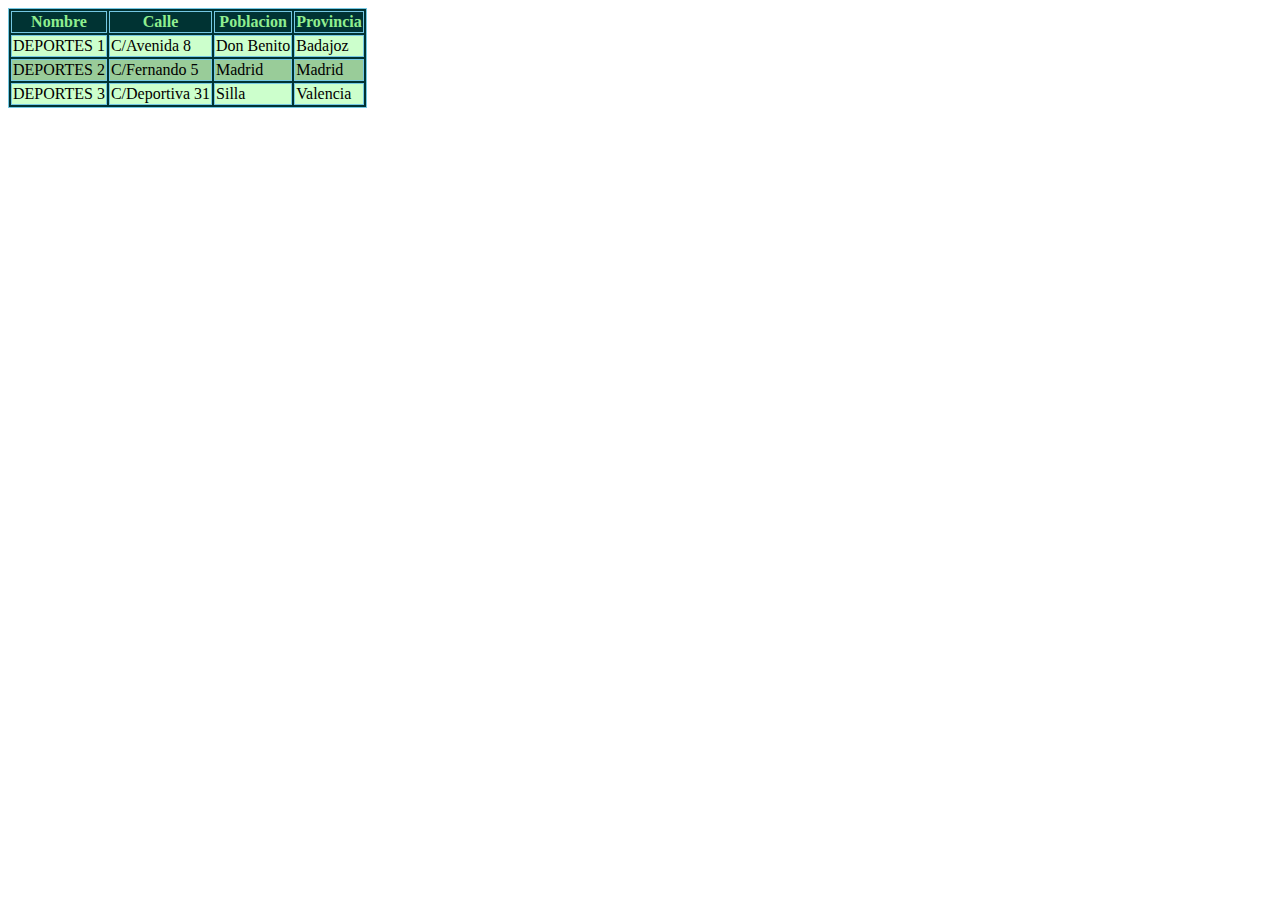
<file: ej11/index.html>
<!DOCTYPE html>
<html lang="es">
<head>
    <meta charset="UTF-8">
    <link rel="stylesheet" href="css/style.css">
    <title>Deportes</title>
</head>
<body>
    <div class="table">
        <table class="table">
            <tr>
                <th>Nombre</th>
                <th>Calle</th>
                <th>Poblacion</th>
                <th>Provincia</th>
            </tr>
            <tr>
                <td>DEPORTES 1</td>
                <td>C/Avenida 8</td>
                <td>Don Benito</td>
                <td>Badajoz</td>
            </tr>
            <tr>
                <td>DEPORTES 2</td>
                <td>C/Fernando 5</td>
                <td>Madrid</td>
                <td>Madrid</td>
            </tr>
            <tr>
                <td>DEPORTES 3</td>
                <td>C/Deportiva 31</td>
                <td>Silla</td>
                <td>Valencia</td>
            </tr>
        </table>
    </div>
</body>
</html>
</file>
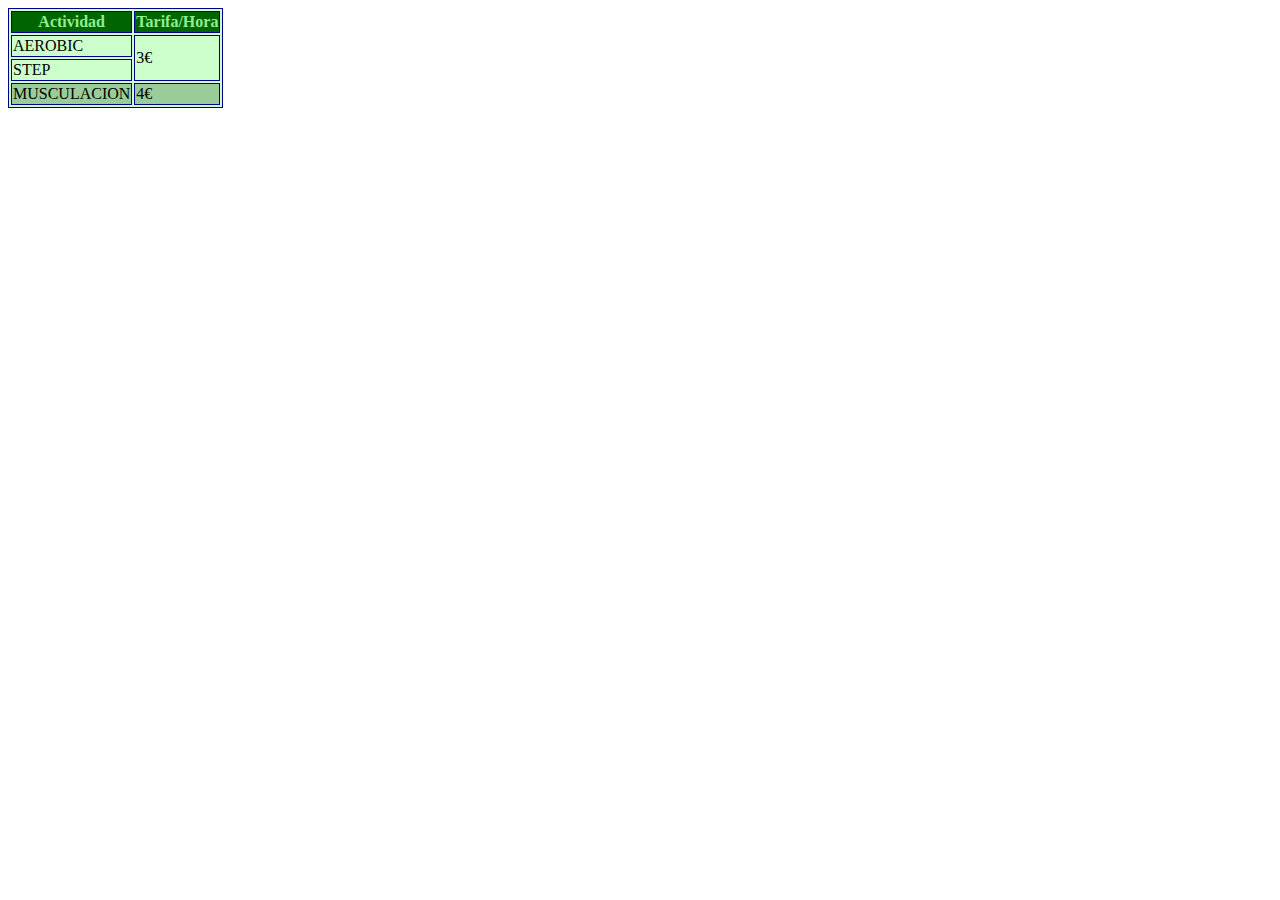
<file: ej12/index.html>
<!DOCTYPE html>
<html lang="en">
<head>
    <meta charset="UTF-8">
    <link rel="stylesheet" href="css/style.css">
    <title>Deportes</title>
</head>
<body>
    <div>
        <table class="table">
            <tr>
                <th>Actividad</th>
                <th>Tarifa/Hora</th>
            </tr>
            <tr>
                <td>AEROBIC</td>
                <td rowspan="2">3€</td>
            </tr>
            <tr>
                <td>STEP</td>
            </tr>
            <tr class="oscuro">
                <td>MUSCULACION</td>
                <td>4€</td>
            </tr>
        </table>
    </div>
</body>
</html>
</file>
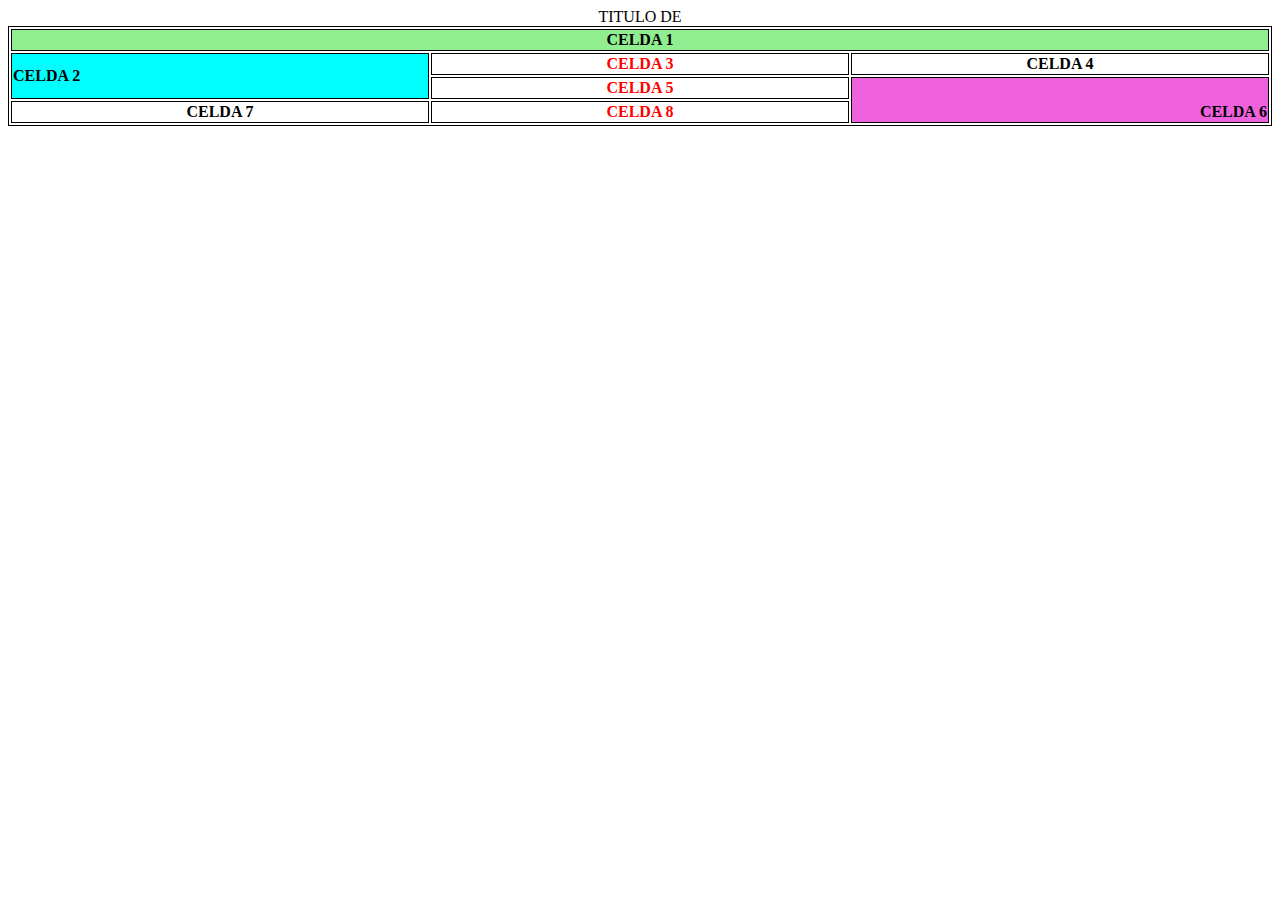
<file: ej13/index.html>
<!DOCTYPE html>
<html lang="en">
<head>
    <meta charset="UTF-8">
    <meta http-equiv="X-UA-Compatible" content="IE=edge">
    <meta name="viewport" content="width=device-width, initial-scale=1.0">
    <link rel="stylesheet" href="13.css">
    <title>ej13</title>
</head>
<body>
    
    <table>
        <caption>TITULO DE</caption>
        <tr>
            <th colspan="3" class="verde">CELDA 1</th>
        </tr>
        <tr>
            <th rowspan="2" class="azul">CELDA 2</th>
            <th class="rojo">CELDA 3</th>
            <th>CELDA 4</th>
        </tr>
        <tr>
            <th class="rojo">CELDA 5</th>
            <th rowspan="2" class="lila">CELDA 6</th>
        </tr>
        <tr>
            <th>CELDA 7</th>
            <th class="rojo">CELDA 8</th>
        </tr>
    </table>

</body>
</html>
</file>
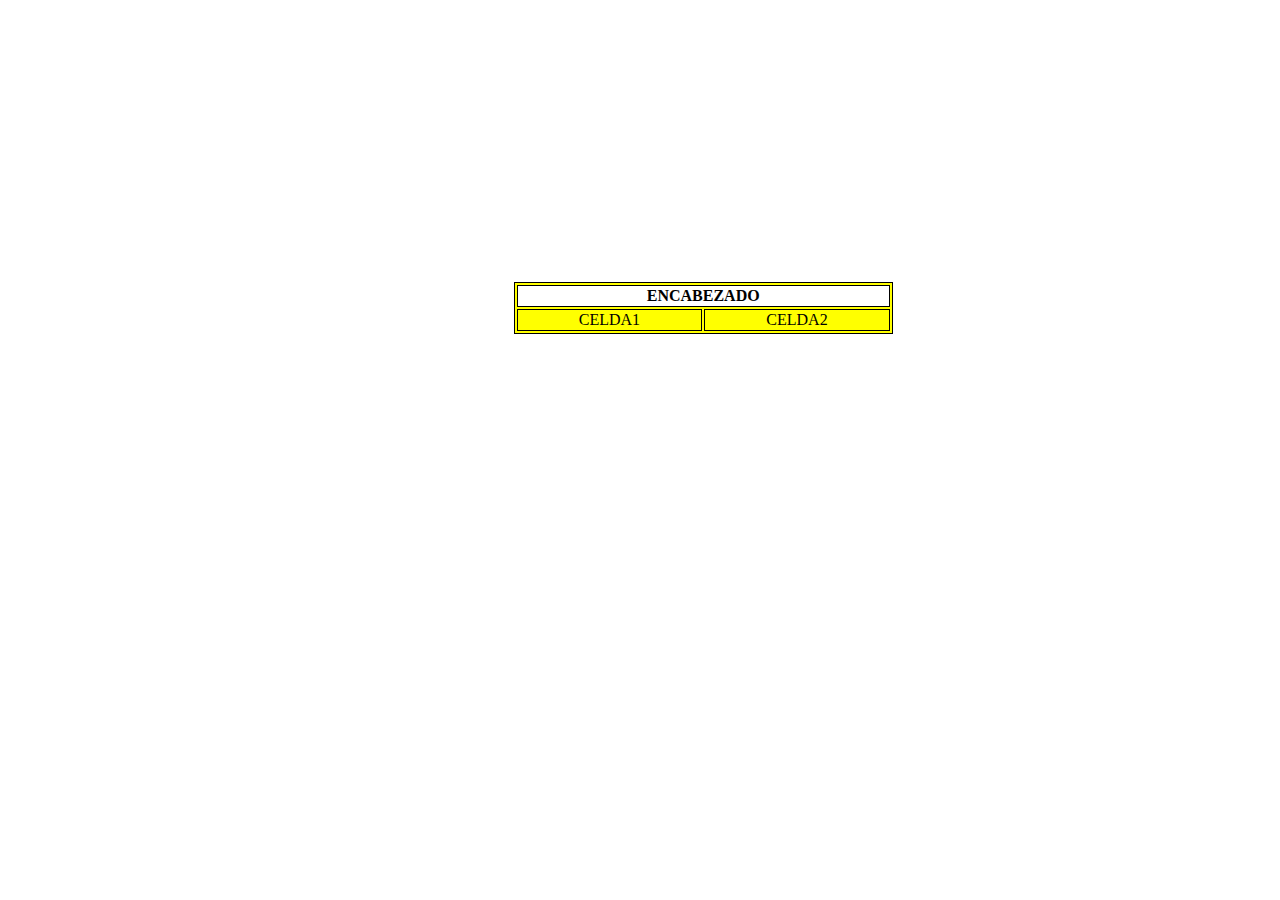
<file: ej14/index.html>
<!DOCTYPE html>
<html lang="en">
<head>
    <meta charset="UTF-8">
    <meta http-equiv="X-UA-Compatible" content="IE=edge">
    <meta name="viewport" content="width=device-width, initial-scale=1.0">
    <link rel="stylesheet" href="14.css">
    <title>Document</title>
</head>
<body>
    <div class="pinguino">
        <div class="tabla">
            <table>
                <tr class="blanco">
                    <th colspan="2">ENCABEZADO</th>
                </tr>
                <tr>
                    <td>CELDA1</td>
                    <td>CELDA2</td>
                </tr>
            </table>
        </div>
    </div>
</body>
</html>
</file>
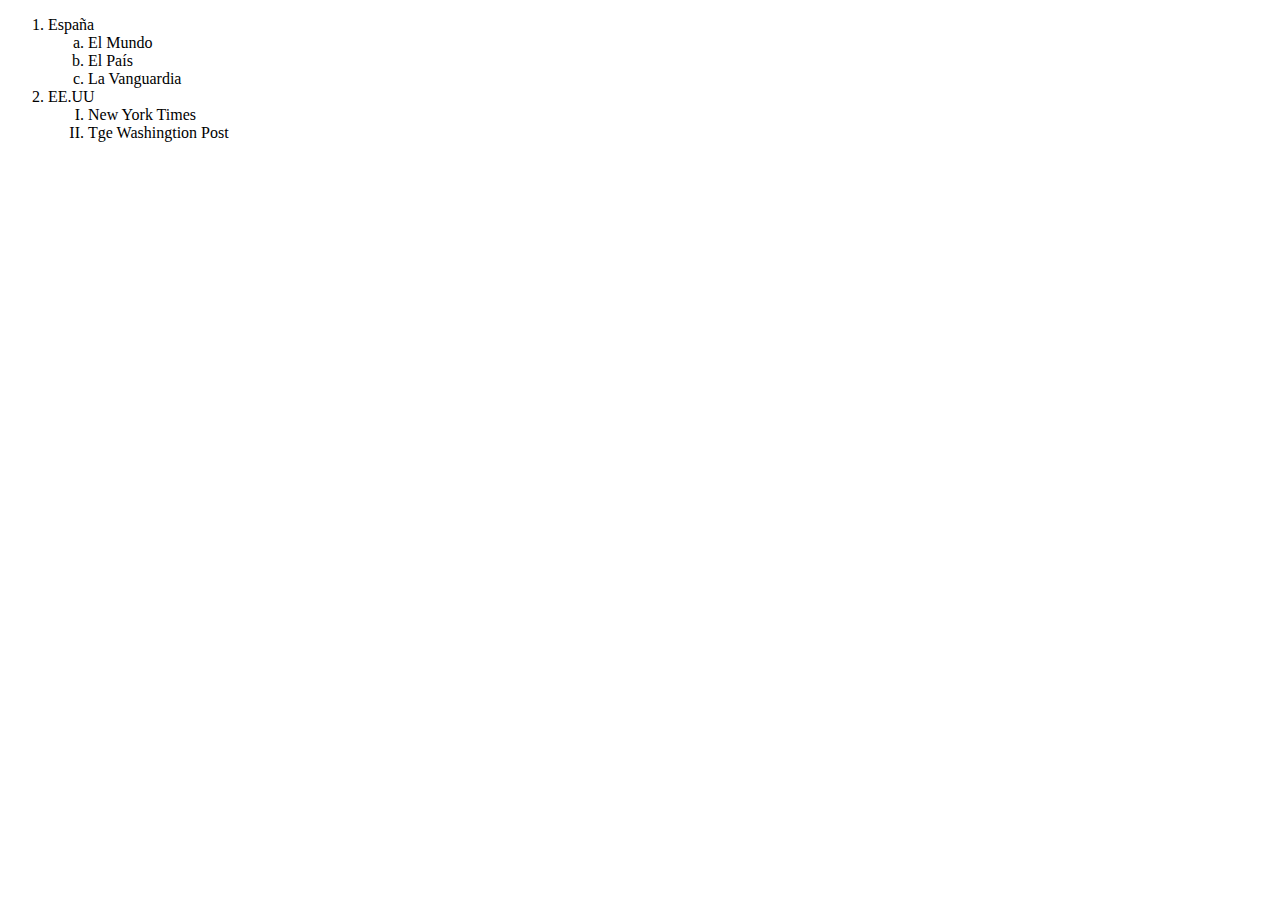
<file: ej15/index.html>
<!DOCTYPE html>
<html lang="en">
<head>
    <meta charset="UTF-8">
    <meta http-equiv="X-UA-Compatible" content="IE=edge">
    <meta name="viewport" content="width=device-width, initial-scale=1.0">
    <title>Document</title>
    <link rel="stylesheet" href="styles.css">
</head>
<body>  
    <ol>
        <li>
            España
            <ol class="letra">
                <li>El Mundo</li>
                <li>El País</li>
                <li>La Vanguardia</li>
            </ol>
        </li>
        <li>
            EE.UU
            <ol class="roman">
                <li>New York Times</li>
                <li>Tge Washingtion Post</li>
            </ol>
        </li>
    </ol>
</body>
</html>
</file>
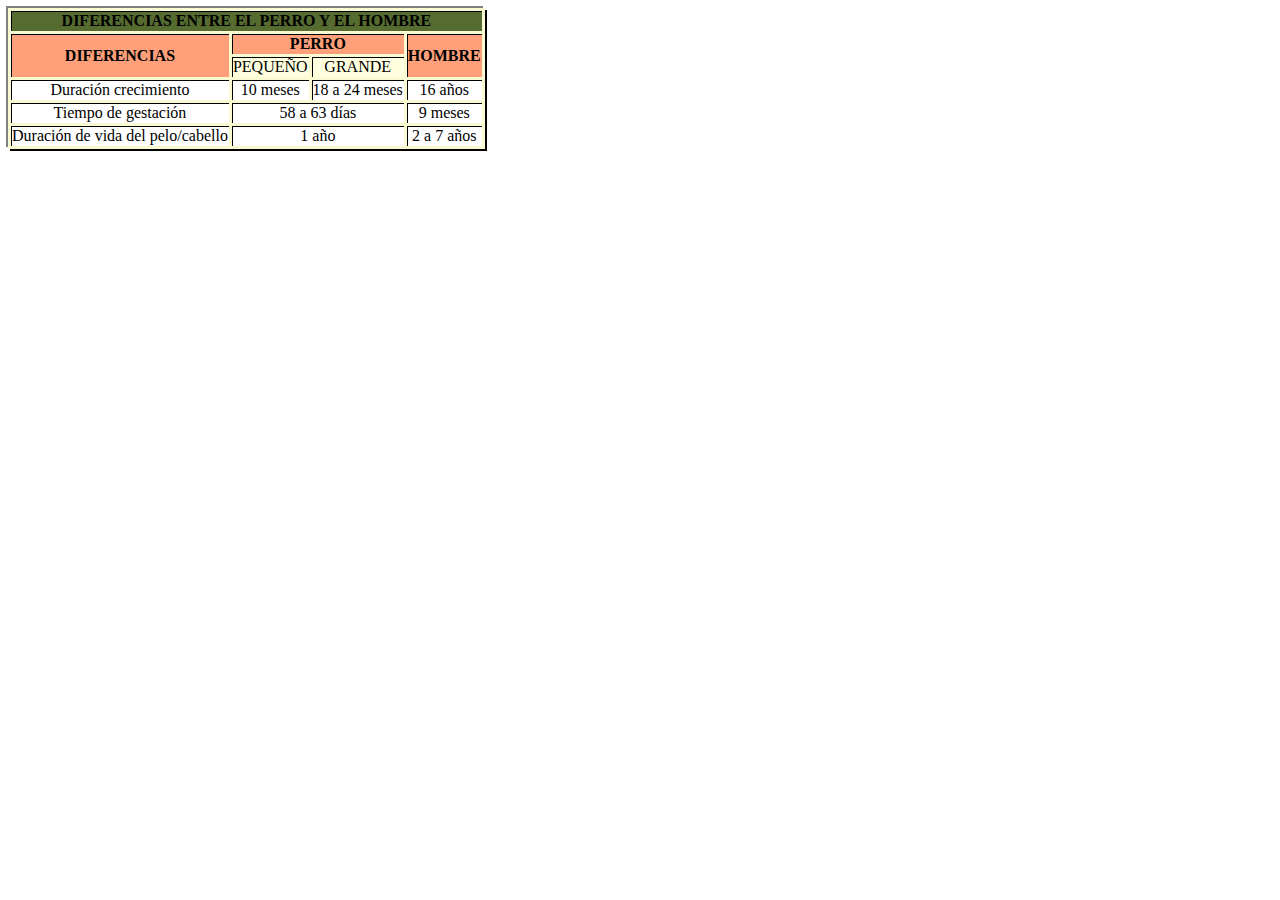
<file: ej16/index.html>
<!DOCTYPE html>
<html lang="en">
<head>
    <meta charset="UTF-8">
    <meta http-equiv="X-UA-Compatible" content="IE=edge">
    <meta name="viewport" content="width=device-width, initial-scale=1.0">
    <title>Document</title>
    <link rel="stylesheet" href="styles.css">
</head>
<body>
    <table>
        <tr id="header">
            <th colspan="5">DIFERENCIAS ENTRE EL PERRO Y EL HOMBRE</th>
        </tr>
        <tr id="titulos">
            <th colspan="2" rowspan="2">DIFERENCIAS</th>
            <th colspan="2">PERRO</th>
            <TH rowspan="2">HOMBRE</TH>
        </tr>
        <tr id="perros">
            <td>PEQUEÑO</td>
            <td>GRANDE</td>
        </tr>
        <tr>
            <td colspan="2">Duración crecimiento</td>
            <td>10 meses</td>
            <td>18 a 24 meses</td>
            <td>16 años</td>
            
        </tr>
        <tr>
            <td colspan="2">Tiempo de gestación</td>
            <td colspan="2">58 a 63 días</td>
            <td>9 meses</td>
        </tr>
        <tr>
            <td colspan="2">Duración de vida del pelo/cabello</td>
            <td  colspan="2">1 año</td>
            <td>2 a 7 años</td>
        </tr>
    </table>
</body>
</html>
</file>
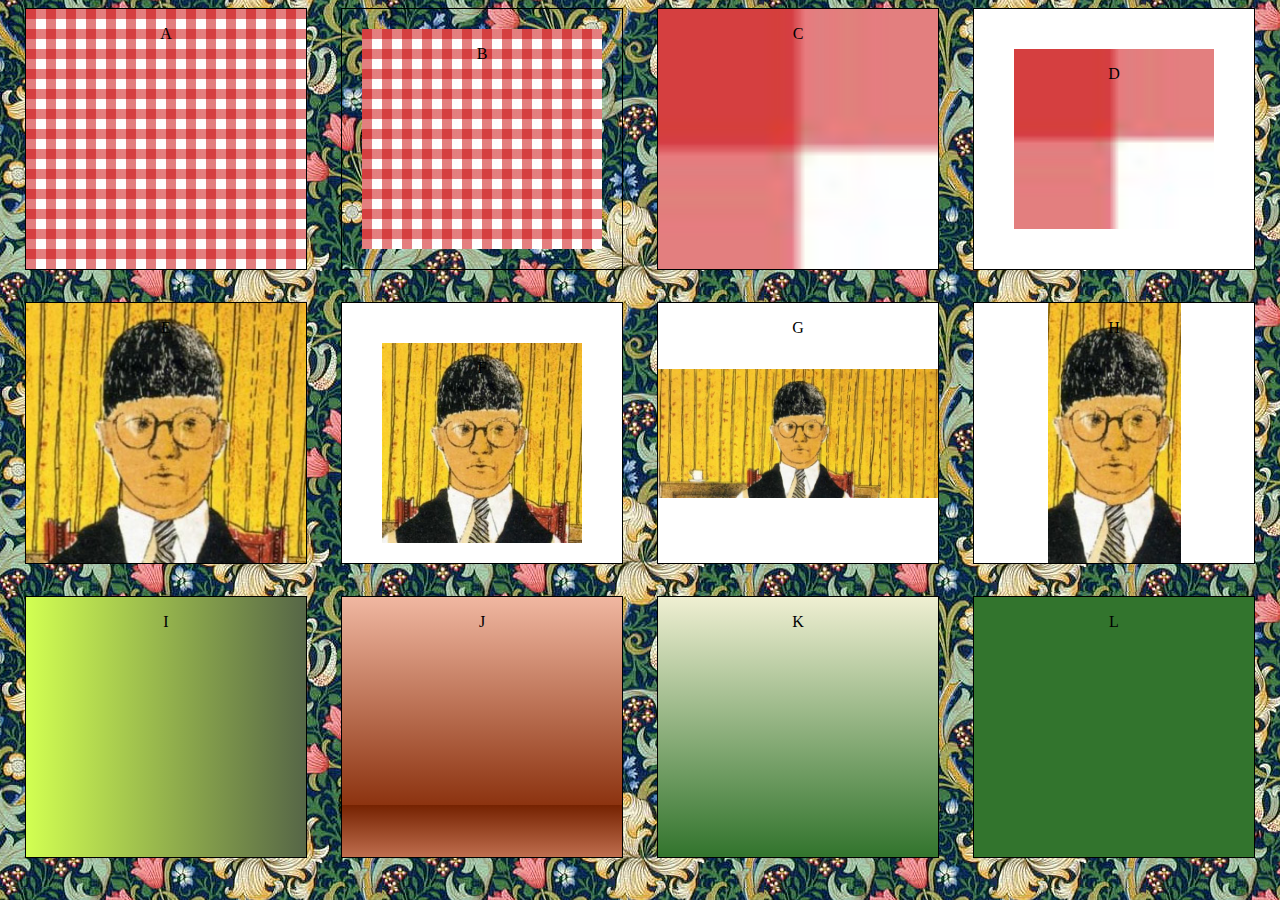
<file: Ejercicio17/index.html>
<!DOCTYPE html>
<html lang="en">
<head>
    <meta charset="UTF-8">
    <meta http-equiv="X-UA-Compatible" content="IE=edge">
    <meta name="viewport" content="width=device-width, initial-scale=1.0">
    <link rel="stylesheet" href="css/estilos.css">
    <title>Ejercicio 17</title>
</head>
<body>
    <div class="box">
        <div class="boxA">
            <p>A</p>
        </div>
        <div class="boxB">
            <p>B</p>
        </div>
        <div class="boxC">
            <p>C</p>
        </div>
        <div class="boxD">
            <p>D</p>
        </div>
        <div class="boxE">
            <p>E</p>
        </div>
        <div class="boxF">
            <p>F</p>
        </div>
        <div class="boxG">
            <p>G</p>
        </div>
        <div class="boxH">
            <p>H</p>
        </div>
        <div class="boxI">
            <p>I</p>
        </div>
        <div class="boxJ">
            <p>J</p>
        </div>
        <div class="boxK">
            <p>K</p>
        </div>
        <div class="boxL">
            <p>L</p>
        </div>
    </div>
</body>
</html>
</file>
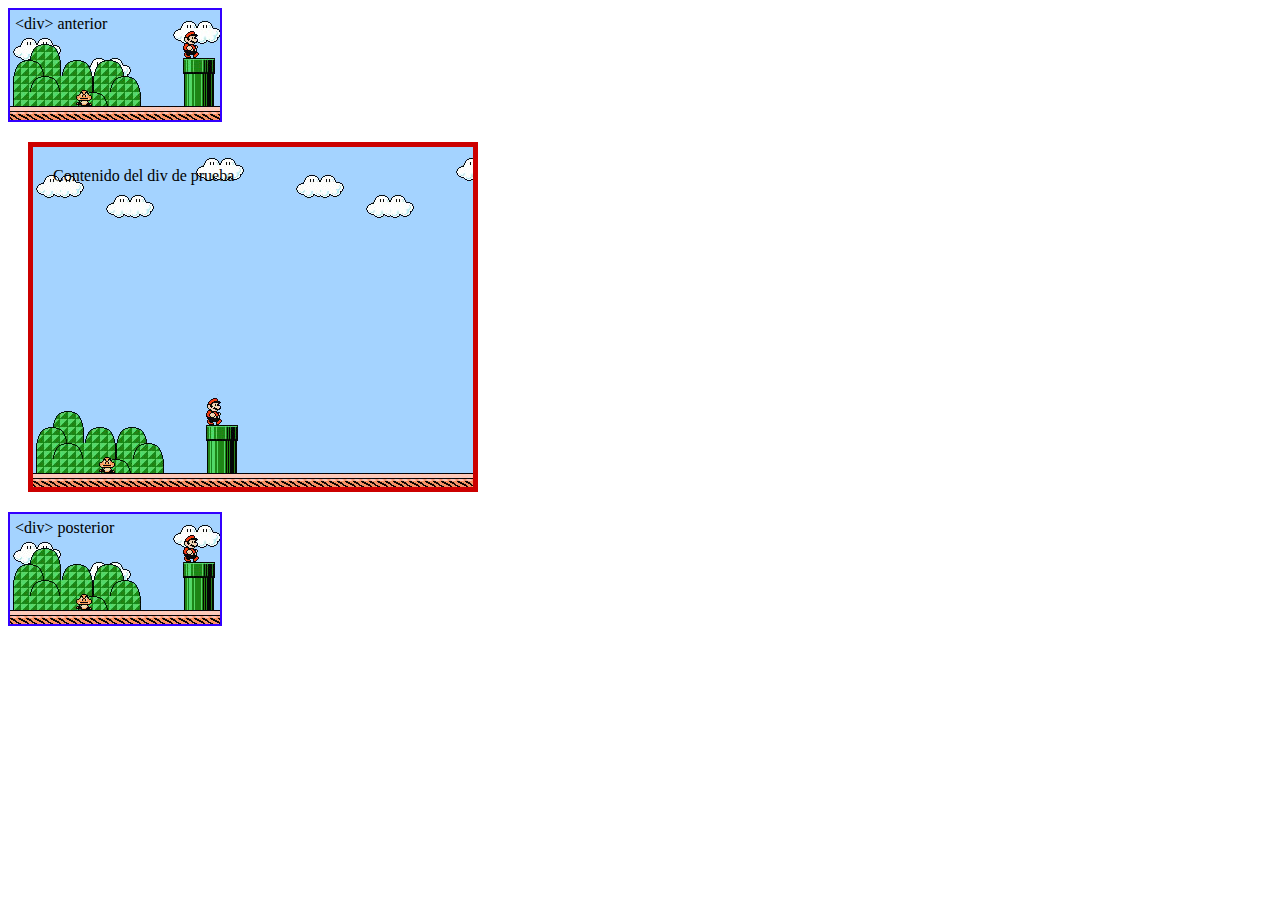
<file: Ejercicio18/index.html>
<!DOCTYPE html>
<html lang="en">
<head>
    <meta charset="UTF-8">
    <meta http-equiv="X-UA-Compatible" content="IE=edge">
    <meta name="viewport" content="width=device-width, initial-scale=1.0">
    <link rel="stylesheet" href="css/estilos.css">
    <title>Ejercicio 18</title>
</head>
<body>
    <div class="anterior">&lt;div&gt; anterior</div>
    <div class="muestra">Contenido del div de prueba</div>
    <div class="posterior">&lt;div&gt; posterior</div>
</body>
</html>
</file>
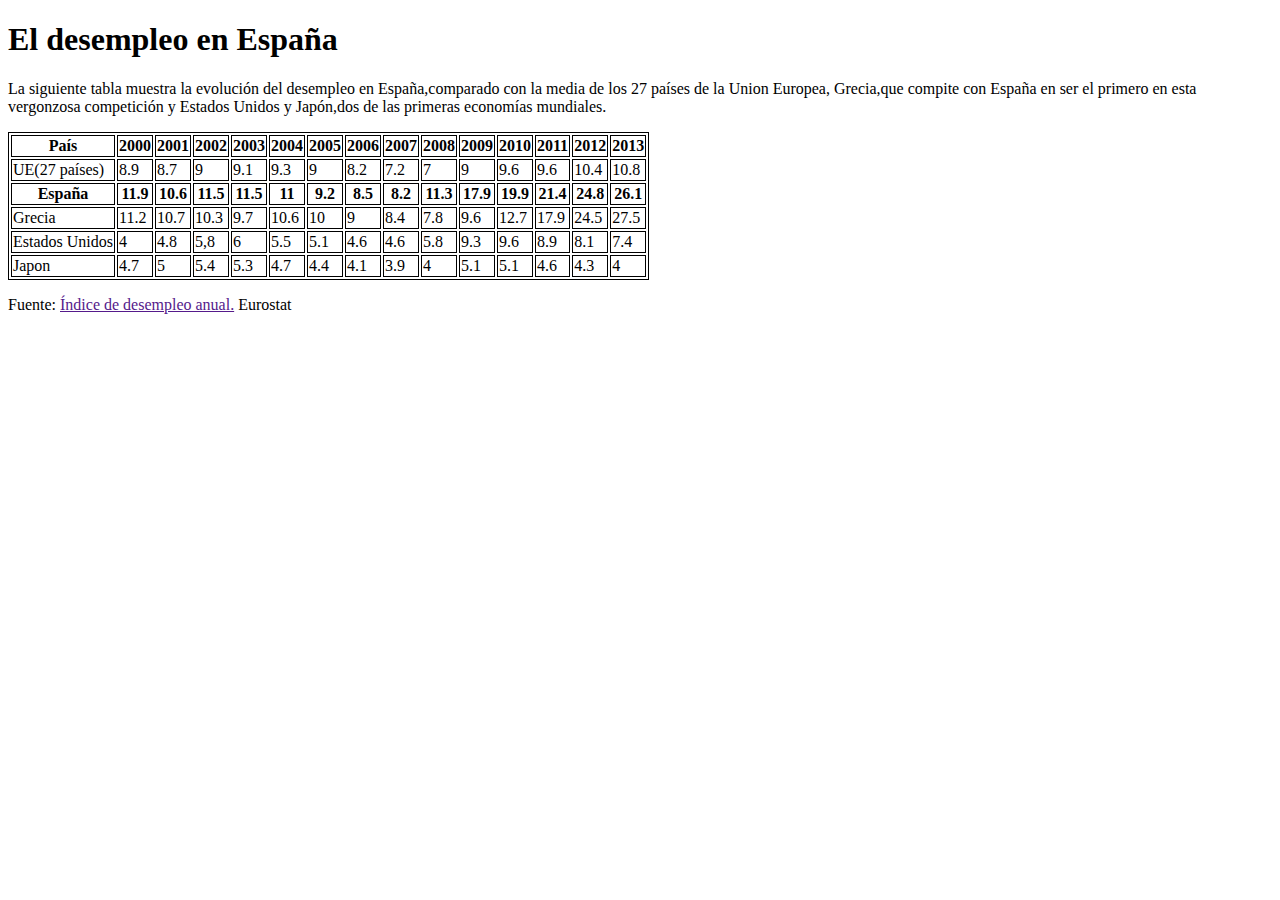
<file: Ejercicio19/index.html>
<!DOCTYPE html>
<html lang="en">
<head>
    <meta charset="UTF-8">
    <meta http-equiv="X-UA-Compatible" content="IE=edge">
    <meta name="viewport" content="width=device-width, initial-scale=1.0">
    <title>Ejercicio19</title>
    <link rel="stylesheet" href="css/estilos.css">
</head>
<body>
    <h1>El desempleo en España</h1>
    <p>
        La siguiente tabla muestra la evolución del desempleo en España,comparado con la media
         de los 27 países de la Union Europea, Grecia,que compite con España en ser el primero 
         en esta vergonzosa competición y Estados Unidos y Japón,dos de las primeras economías 
         mundiales.
    </p>

    <div>
        <table>
            <tr>
                <th>País</th>
                <th>2000</th>
                <th>2001</th>
                <th>2002</th>
                <th>2003</th>
                <th>2004</th>
                <th>2005</th>
                <th>2006</th>
                <th>2007</th>
                <th>2008</th>
                <th>2009</th>
                <th>2010</th>
                <th>2011</th>
                <th>2012</th>
                <th>2013</th>
            </tr>
            <tr>
                <td>UE(27 países) </td>
                <td>8.9</td>
                <td>8.7</td>
                <td>9</td>
                <td>9.1</td>
                <td>9.3</td>
                <td>9</td>
                <td>8.2</td>
                <td>7.2</td>
                <td>7</td>
                <td>9</td>
                <td>9.6</td>
                <td>9.6</td>
                <td>10.4</td>
                <td>10.8</td>
            </tr>

            <tr>
                <th>España</th>
                <th>11.9</th>
                <th>10.6</td>
                <th>11.5</th>
                <th>11.5</td>
                <th>11</th>
                <th>9.2</th>
                <th>8.5</th>
                <th>8.2</th>
                <th>11.3</th>
                <th>17.9</th>
                <th>19.9</th>
                <th>21.4</th>
                <th>24.8</th>
                <th>26.1</th>
            </tr>

            <tr>
                <td>Grecia</td>
                <td>11.2</td>
                <td>10.7</td>
                <td>10.3</td>
                <td>9.7</td>
                <td>10.6</td>
                <td>10</td>
                <td>9</td>
                <td>8.4</td>
                <td>7.8</td>
                <td>9.6</td>
                <td>12.7</td>
                <td>17.9</td>
                <td>24.5</td>
                <td>27.5</td>
            </tr>

            <tr>
                <td>Estados Unidos</td>
                <td>4</td>
                <td>4.8</td>
                <td>5,8</td>
                <td>6</td>
                <td>5.5</td>
                <td>5.1</td>
                <td>4.6</td>
                <td>4.6</td>
                <td>5.8</td>
                <td>9.3</td>
                <td>9.6</td>
                <td>8.9</td>
                <td>8.1</td>
                <td>7.4</td>
            </tr>

            <tr>
                <td>Japon</td>
                <td>4.7</td>
                <td>5</td>
                <td>5.4</td>
                <td>5.3</td>
                <td>4.7</td>
                <td>4.4</td>
                <td>4.1</td>
                <td>3.9</td>
                <td>4</td>
                <td>5.1</td>
                <td>5.1</td>
                <td>4.6</td>
                <td>4.3</td>
                <td>4</td>
            </tr>

        </table>
    </div>

    <p>Fuente: <a href="">Índice de desempleo anual.</a> Eurostat</p>
    
</body>
</html>
</file>
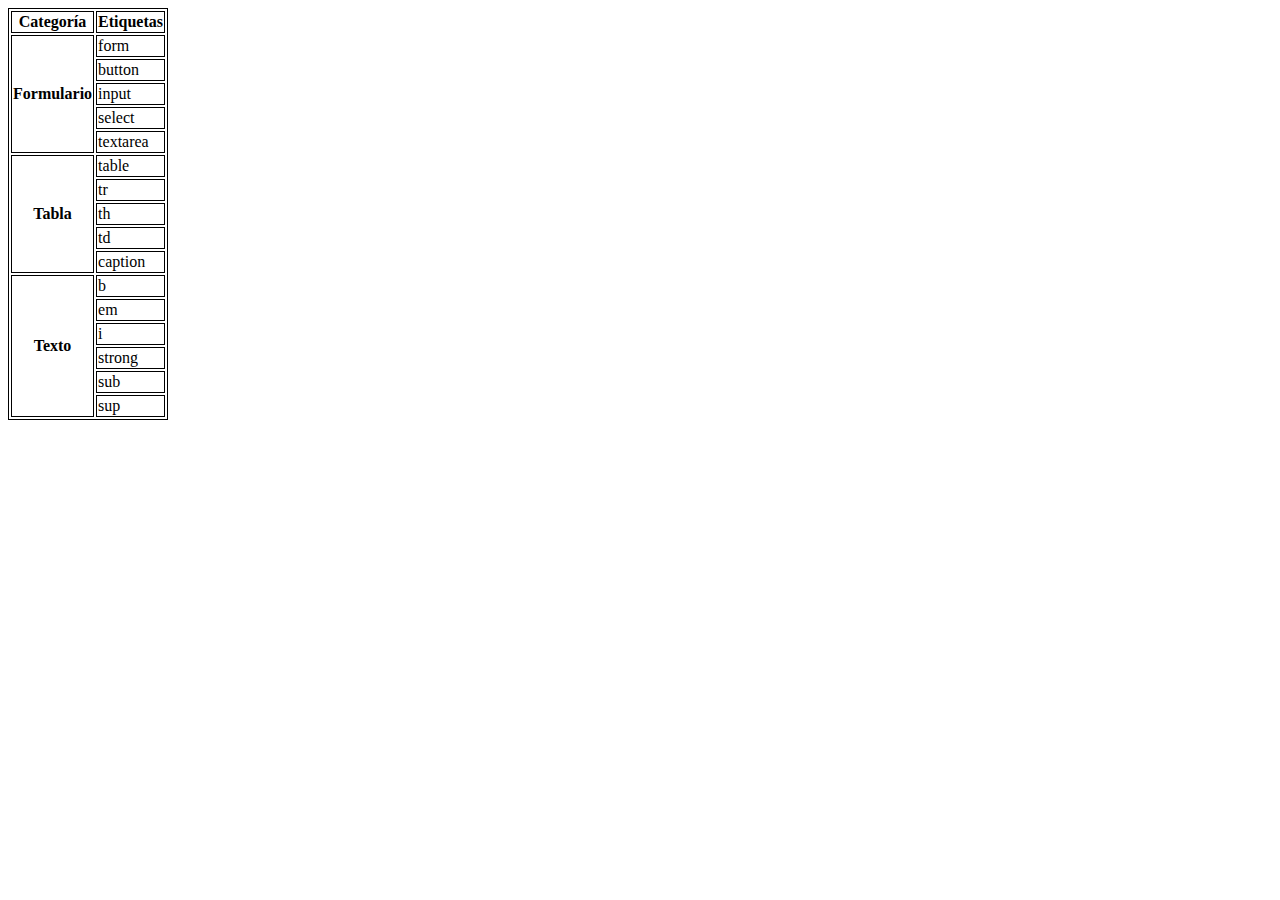
<file: Ejercicio20/index.html>
<!DOCTYPE html>
<html lang="en">
<head>
    <meta charset="UTF-8">
    <meta http-equiv="X-UA-Compatible" content="IE=edge">
    <meta name="viewport" content="width=device-width, initial-scale=1.0">
    <title>Ejercicio20</title>
    <link rel="stylesheet" href="css/estilos.css">
</head>
<body>
    <table>
        <tr>
            <th>Categoría</th>
            <th>Etiquetas</th>
        </tr>
        <tr>
            <th rowspan="5">Formulario</th>
            <td>form</td>
        </tr>
        <tr>
            <td>button</td>
        </tr>  
        <tr>
            <td>input</td>
        </tr>
        <tr>
            <td>select</td>
        </tr>
        <tr>
            <td>textarea</td>
         </tr>
         
         <tr>
            <th rowspan="5">Tabla</th>
            <td>table</td>
        </tr>
        <tr>
            <td>tr</td>
        </tr>  
        <tr>
            <td>th</td>
        </tr>
        <tr>
            <td>td</td>
        </tr>
        <tr>
            <td>caption</td>
         </tr> 

         <tr>
            <th rowspan="6">Texto</th>
            <td>b</td>
        </tr>
        <tr>
            <td>em</td>
        </tr>  
        <tr>
            <td>i</td>
        </tr>
        <tr>
            <td>strong</td>
        </tr>
        <tr>
            <td>sub</td>
        </tr>
        <tr>
            <td>sup</td>
        </tr>  
            

        </tr>
    </table>
</body>
</html>
</file>
<file: ej11/css/style.css>
table,
th,
td {
  border: 1px solid #75C8E3;
}

table {
  background-color: #003333;
}
th{
    color: lightgreen;
}

.table > tbody > tr:nth-child(odd) > td {
  background-color: #99CC99;
}
.table > tbody > tr:nth-child(even) > td{
  background-color: #CCFFCC;
}
</file>
<file: ej12/css/style.css>
table,
th,
td {
  border: 1px solid darkblue;
}

th {
  color: lightgreen;
  background-color: darkgreen;
}
.table {
  background-color: #ccffcc;
}
.oscuro {
  background-color: #99cc99;
}
</file>
<file: ej13/13.css>
table{
    width: 100%;
}

table, th, td {
    border:1px solid black;
}

.verde{
    background-color: lightgreen;
}

.azul{
    background-color: cyan;
    text-align: left;
}

.rojo{
    color: red;
}

.lila{
    background-color: rgb(240, 98, 221);
    vertical-align: bottom;
    text-align: right;
}
</file>
<file: ej14/14.css>
.pinguino{
    margin-left: 25%;
    width: 60%;
    min-height: 600px;
    background: url("https://dam.ngenespanol.com/wp-content/uploads/2020/05/pinguino-rey.jpg") no-repeat center center;
    -webkit-background-size: 100% 100%;
    -moz-background-size: 100% 100%;
    -o-background-size: 100% 100%;
    background-size: 100% 100%;

    display: flex;
    align-items: center;
}

.tabla{
    width: 50%;
    margin-left: auto;
    margin-right: auto;
}

table, th, td {
    border:1px solid rgb(0, 0, 0);
}

table{
    width: 100%;
    text-align: center;
    background-color: yellow;
}

.blanco{
    background-color: white;
}
</file>
<file: ej15/styles.css>
ol.letra {
  list-style-type: lower-alpha;
}

ol.roman {
  list-style-type: upper-roman;
}
</file>
<file: ej16/styles.css>
table{
    border: 3px solid lightgoldenrodyellow;
    border-collapse: collapse;
    box-shadow: 2px 2px black , -2px -2px gray;
    
}
th,td{
    text-align: center;
    border: 3px solid lightgoldenrodyellow;
    border-collapse: collapse;
    box-shadow: 1px 1px inset;
}

#header{
    background-color:darkolivegreen;
}

#titulos{
    background-color: lightsalmon;
}

#perros{
    background-color: lightyellow;
}
</file>
<file: Ejercicio17/css/estilos.css>
body {
  background-image: url("../imagenes/ac.jpg");
}

p {
  text-align: center;
  vertical-align: top;
}

.box {
  display: flex;
  flex-wrap: wrap;
  align-items: space-between;
}

.boxA {
  width: 280px;
  height: 260px;
  border: 1px solid black;
  margin: auto;
  margin-bottom: 2rem;
  background-image: url("../imagenes/back_mantel.jpg");
}

.boxB {
  width: 240px;
  height: 220px;
  padding: 20px;
  border: 1px solid black;
  margin: auto;
  margin-bottom: 2rem;
  background-image: url("../imagenes/back_mantel.jpg");
  background-clip: content-box;
}

.boxC {
  width: 280px;
  height: 260px;
  border: 1px solid black;
  margin: auto;
  margin-bottom: 2rem;
  background-image: url("../imagenes/back_mantel.jpg");
  background-repeat: no-repeat;
  background-size: 100%;
}

.boxD {
  width: 200px;
  height: 180px;
  padding: 40px;
  border: 1px solid black;
  margin: auto;
  margin-bottom: 2rem;
  background-image: url("../imagenes/back_mantel.jpg");
  background-repeat: no-repeat;
  background-size: 100% 100%;
  background-origin: content-box;
  background-color: white;
}

.boxE {
  width: 280px;
  height: 260px;
  border: 1px solid black;
  margin: auto;
  margin-bottom: 2rem;
  background-image: url("../imagenes/dh.jpg");
  background-repeat: no-repeat;
  background-size: cover;
}

.boxF {
  width: 200px;
  height: 180px;
  padding: 40px;
  border: 1px solid black;
  margin: auto;
  margin-bottom: 2rem;
  background-image: url("../imagenes/dh.jpg");
  background-repeat: no-repeat;
  background-size: cover;
  background-origin: content-box;
  background-color: white;
}

.boxG {
  width: 280px;
  height: 260px;
  border: 1px solid black;
  margin: auto;
  margin-bottom: 2rem;
  background-image: url("../imagenes/dh_2.jpg");
  background-repeat: no-repeat;
  background-size: contain;
  background-position: center;
  background-color: white;
}

.boxH {
  width: 280px;
  height: 260px;
  border: 1px solid black;
  margin: auto;
  margin-bottom: 2rem;
  background-image: url("../imagenes/dh_3.jpg");
  background-repeat: no-repeat;
  background-size: contain;
  background-position: center;
  background-color: white;
}

.boxI {
  width: 280px;
  height: 260px;
  border: 1px solid black;
  margin: auto;
  margin-bottom: 2rem;
  background: linear-gradient(to right, #d2ff52 0%, #566647 100%);
}

.boxJ {
  width: 280px;
  height: 260px;
  border: 1px solid black;
  margin: auto;
  margin-bottom: 2rem;
  background: linear-gradient(
    to bottom,
    rgba(240, 183, 161, 1) 0%,
    rgba(140, 51, 16, 1) 80%,
    rgba(117, 34, 1, 1) 51%,
    rgba(191, 110, 78, 1) 100%
  );
}

.boxK {
  width: 280px;
  height: 260px;
  border: 1px solid black;
  margin: auto;
  margin-bottom: 2rem;
  background: linear-gradient(
    to top,
    rgb(50, 116, 45, 1) 0%,
    rgb(239, 239, 210, 1) 100%
  );
}

.boxL {
  width: 280px;
  height: 260px;
  border: 1px solid black;
  margin: auto;
  margin-bottom: 2rem;
  background: linear-gradient(to top, rgba(50, 116, 45, 1) 0%);
}
</file>
<file: Ejercicio18/css/estilos.css>
div {
    background: url(../imagenes/f01.png) left bottom repeat-x,
    url(../imagenes/f02.png) left bottom no-repeat,
    url(../imagenes/f03.png) left top repeat-x;
    background-color: #a4d3ff;
}

.muestra {
    height: 300px;
    width: 400px;
    border: 5px solid #C00;
    margin: 20px;
    padding: 20px;
}

.anterior, .posterior {
    height: 100px;
    width: 200px;
    border: 2px solid #30F;
    padding: 5px;
}
</file>
<file: Ejercicio19/css/estilos.css>
table{
    border: black 1px solid;;
}
td, th {
    border: black 1px solid;
}
</file>
<file: Ejercicio20/css/estilos.css>
table{
    border: black 1px solid;;
}
td, th {
    border: black 1px solid;
}
</file>
